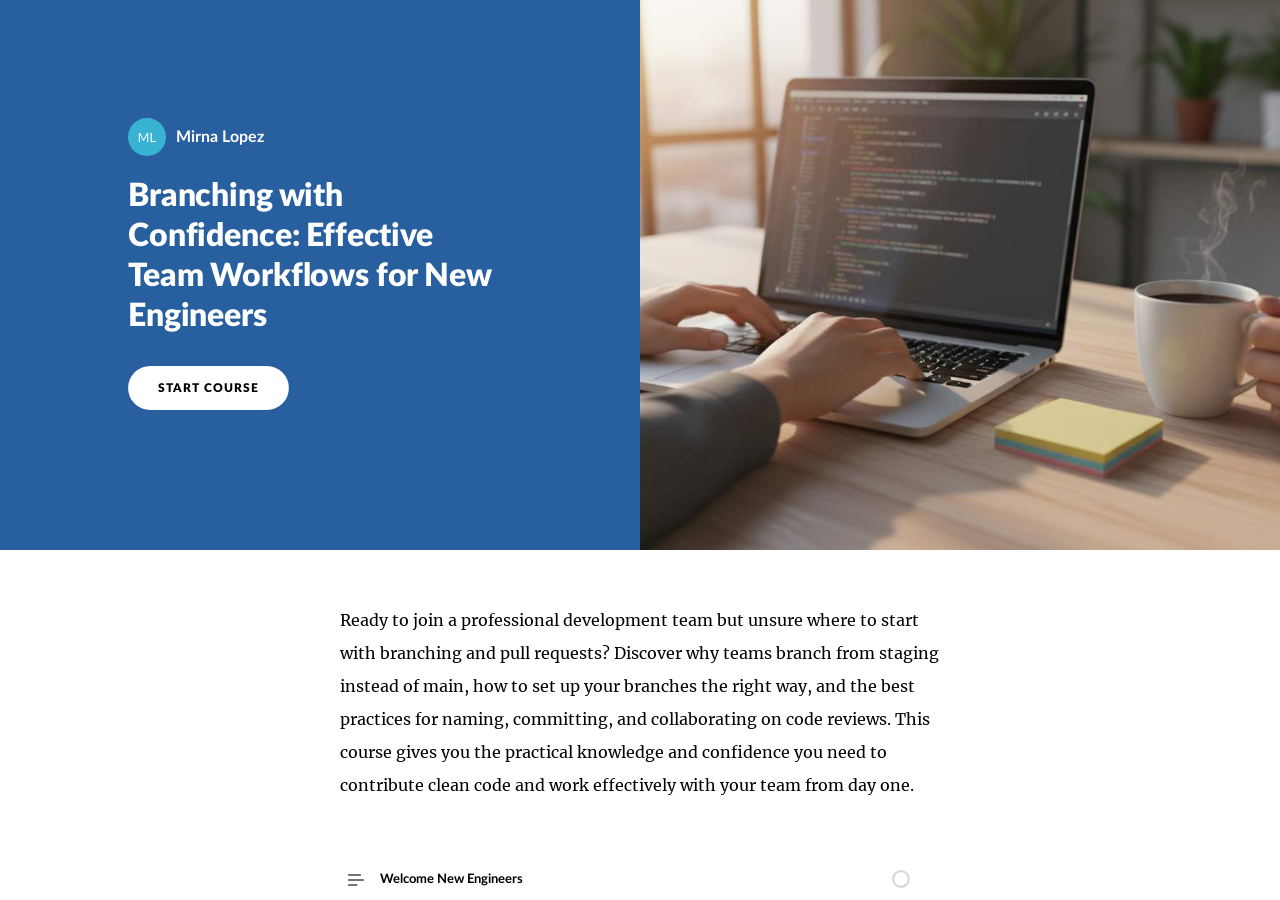
<file: branching-with-confidence/content/index.html>
<!doctype html>
<!-- 
course package version: cszecBBW
rise_frontend sha: 6b36ad66d9227fab0e58f86f58f29828c53e79ed
learn_distribution_frontend sha: 3cc01a2801faab66e9c0d2994afec237bb448c2e
mondrian sha: e1bb2c40da6722bc326d23418cc5a854e21f9ddb
sandbox sha: 42753f3391b109fa3788c525c22880445ab48325
 -->
<html lang="en">
  <head>
    <meta charset="utf-8">
    <meta name="viewport" content="width=device-width,initial-scale=1">
    <title>Branching with Confidence: Effective Team Workflows for New Engineers</title>
    
    <script type="application/json" id="__CONFIG__">
      {"remoteManifest":{"learn_distribution_frontend":{".js":["learn_dist/entry.js"]},"mondrian":{".js":["mondrian/entry.js"]}},"assetTargetPrefixes":{"media":"assets","font":"lib/fonts"}}
    </script>
    
    <script src="lib/dist/6915d1e9.js"></script>
  </head>
  <body>
    <div id="app"></div>
    
      <script src="lib/rise/3acdc726.js"></script>
    
  </body>
</html>
</file>
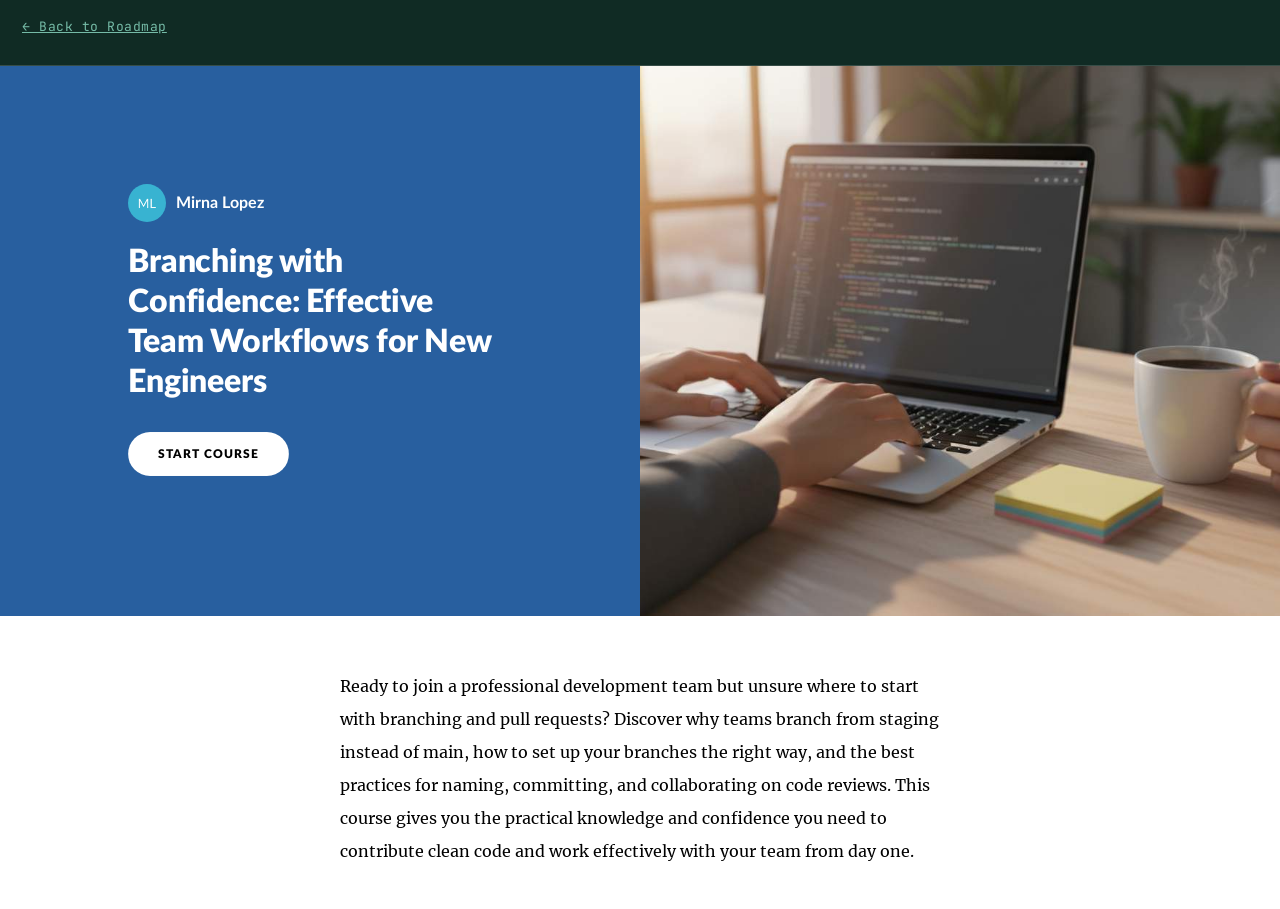
<file: branching-with-confidence.html>
<!DOCTYPE html>
<html lang="en">
<head>
<meta charset="UTF-8">
<meta name="viewport" content="width=device-width, initial-scale=1.0">
<title>Branching with Confidence — Mirna Lopez</title>
<link rel="preconnect" href="https://fonts.googleapis.com">
<link href="https://fonts.googleapis.com/css2?family=Baloo+2:wght@500;600;700;800&family=Work+Sans:wght@400;500;600&family=JetBrains+Mono:wght@400;500;600&display=swap" rel="stylesheet">
<link rel="stylesheet" href="css/style.css">
<style>
  .course-nav {
    position: sticky;
    top: 0;
    z-index: 10;
    background: var(--bg);
    padding: 14px 22px;
    border-bottom: 1px solid var(--line);
  }
  .course-frame {
    display: block;
    width: 100%;
    height: calc(100vh - 57px);
    border: none;
  }
</style>
</head>
<body>

<div class="course-nav">
  <a href="index.html#open-4" class="back-btn">&#8592; Back to Roadmap</a>
</div>

<iframe
  class="course-frame"
  src="branching-with-confidence/content/index.html"
  title="Branching with Confidence — interactive course"
  allow="fullscreen"
></iframe>

</body>
</html>
</file>
<file: css/style.css>
:root{
  --bg:#102B24;
  --bg-soft:#193D33;
  --line: rgba(255,255,255,0.16);
  --card:#FBF7EC;
  --ink:#1C2620;
  --ink-soft:#5B6A60;
  --gold:#E8B339;
  --coral:#E8674B;
  --mint:#8FE0C8;
  --display:'Baloo 2', sans-serif;
  --body:'Work Sans', sans-serif;
  --mono:'JetBrains Mono', monospace;
}
*{box-sizing:border-box;}
body{
  margin:0; background:var(--bg); color:#EAF2EC;
  font-family:var(--body); line-height:1.55;
  min-height:100vh;
}
h1,h2,h3{font-family:var(--display); margin:0;}
button{font-family:inherit; cursor:pointer;}

/* ===== START SCREEN ===== */
.start{
  min-height:100vh; display:flex; flex-direction:column; align-items:center; justify-content:center;
  text-align:center; padding:32px 22px;
}
.kicker{
  font-family:var(--mono); font-size:12px; letter-spacing:0.1em; text-transform:uppercase;
  color:var(--mint); margin-bottom:18px;
}
.start h1{
  font-size:clamp(34px,7vw,58px); font-weight:700; line-height:1.08; max-width:740px;
}
.start h1 span{color:var(--gold);}
.start p{max-width:520px; color:#CFE0D8; font-size:16px; margin:18px 0 30px;}
.start-blurb{font-size:16px; color:#9FC2B3; max-width:480px; margin-top:-6px;}
.start-btn{
  background:var(--coral); color:#fff; border:none; border-radius:999px;
  padding:20px 64px; font-family:var(--display); font-weight:700; font-size:22px;
  box-shadow:0 8px 0 #B3492F; transition:transform .12s ease, box-shadow .12s ease;
}
.start-btn:hover{transform:translateY(2px); box-shadow:0 6px 0 #B3492F;}
.start-btn:active{transform:translateY(6px); box-shadow:0 2px 0 #B3492F;}
.skip-btn{
  background:none; border:none; color:#9FC2B3; font-family:var(--mono); font-size:12.5px;
  letter-spacing:0.04em; text-decoration:underline; margin-top:16px; padding:6px;
}
.skip-btn:hover{color:var(--mint);}
.hint{margin-top:10px; font-family:var(--mono); font-size:12px; color:#7FA396;}
.scroll-cue{
  display:inline-flex; align-items:center; gap:8px; margin-top:24px;
  color:var(--mint); font-family:var(--mono); font-size:15px; letter-spacing:0.04em;
  text-decoration:none; opacity:0.85;
}
.scroll-cue:hover{opacity:1; color:var(--gold);}
.scroll-arrow{display:inline-block; font-size:20px; animation:bounce-arrow 1.6s ease-in-out infinite;}
@keyframes bounce-arrow{
  0%,100%{transform:translateY(0);}
  50%{transform:translateY(5px);}
}
.totop{
  position:fixed; bottom:18px; right:18px; z-index:8;
  background:var(--bg-soft); border:1px solid var(--line); color:#EAF2EC;
  border-radius:999px; padding:9px 14px; font-family:var(--mono); font-size:11px;
  display:none; box-shadow:0 4px 14px rgba(0,0,0,0.3);
}
.totop.show{display:block;}

/* ===== COURSE SHELL ===== */
.course{display:none; max-width:1100px; margin:0 auto; padding:26px 18px 90px;}
.course.active{display:block;}

.topbar{position:sticky; top:0; background:var(--bg); padding:14px 0 16px; z-index:5;}
.topbar-row{display:flex; justify-content:space-between; align-items:center; font-family:var(--mono); font-size:13px; color:#A9C4B8; margin-bottom:10px;}
.progress-track{height:10px; border-radius:999px; background:var(--bg-soft); overflow:hidden;}
.progress-fill{height:100%; width:0%; background:linear-gradient(90deg,var(--mint),var(--gold)); transition:width .5s ease;}

.course-title{padding:22px 0 6px;}
.back-btn{
  display:inline-flex; align-items:center; gap:6px; background:none; border:none;
  color:var(--mint); font-family:var(--mono); font-size:13px; letter-spacing:0.04em;
  padding:0; margin-bottom:14px; opacity:0.8; cursor:pointer;
}
.back-btn:hover{opacity:1; color:var(--gold);}
.course-title h2{font-size:clamp(22px,4vw,30px);}
.course-title p{color:#B7CCC2; font-size:16px; max-width:540px;}
.skip-note{margin-top:10px !important;}
.inline-link{
  background:none; border:none; color:var(--mint); font-family:var(--mono); font-size:14px;
  text-decoration:underline; padding:0; display:inline;
}
.inline-link:hover{color:var(--gold);}

/* ===== PATH ===== */
.path{position:relative; margin-top:18px; padding-left:34px;}
.path::before{
  content:""; position:absolute; left:17px; top:8px; bottom:8px; width:2px;
  background:var(--line);
}
.node-wrap{position:relative; margin-bottom:14px;}
.node{
  display:flex; align-items:center; gap:14px; width:100%; text-align:left;
  background:var(--bg-soft); border:1px solid var(--line); border-radius:14px;
  padding:14px 16px; color:#EAF2EC; transition:border-color .2s, opacity .2s;
}
.node:disabled{opacity:0.45; cursor:not-allowed;}
.bullet{
  position:absolute; left:-34px; top:50%; transform:translateY(-50%);
  width:34px; height:34px; border-radius:50%; background:var(--bg-soft);
  border:2px solid var(--line); display:flex; align-items:center; justify-content:center;
  font-family:var(--mono); font-size:13px; font-weight:600; color:#A9C4B8; flex-shrink:0;
}
.node-wrap.done .bullet{background:var(--gold); border-color:var(--gold); color:#1C2620;}
.node-wrap.unlocked .bullet{border-color:var(--coral); color:var(--coral);}
.node-label{font-family:var(--display); font-size:18px; font-weight:600;}
.node-sub{font-family:var(--mono); font-size:12px; color:#8FA89C; text-transform:uppercase; letter-spacing:0.05em;}
.node-wrap.done .node{border-color:var(--gold);}
.check{margin-left:auto; font-size:18px; color:var(--gold); display:none;}
.node-wrap.done .check{display:block;}

/* ===== LESSON PANEL ===== */
.lesson{
  max-height:0; overflow:hidden; transition:max-height .4s ease;
  margin-left:0;
}
.lesson.open{max-height:2200px;}
.lesson-inner{
  background:var(--card); color:var(--ink); border-radius:14px; padding:24px 22px;
  margin:10px 0 6px;
}
.obj-tag{
  display:inline-block; font-family:var(--mono); font-size:12px; text-transform:uppercase;
  letter-spacing:0.06em; color:#fff; background:var(--coral); padding:5px 10px; border-radius:999px; margin-bottom:14px;
}
.lesson-inner h3{font-size:24px; margin-bottom:12px; color:var(--ink);}
.lesson-inner h4{
  font-family:var(--mono); font-size:13px; text-transform:uppercase; letter-spacing:0.06em;
  color:#A14A2F; margin:18px 0 8px;
}
.lesson-inner p{font-size:17px; color:var(--ink-soft); margin:0 0 10px;}
.lesson-inner ul{margin:0 0 10px; padding-left:18px; font-size:16px; color:var(--ink-soft);}
.lesson-inner li{margin-bottom:6px;}
.proof-img{width:100%; border-radius:10px; border:1px solid #E0D9C4; margin:6px 0 4px; display:block;}
.proof-video{width:100%; max-width:100%; border-radius:10px; border:1px solid #E0D9C4; margin:6px 0 4px; display:block; background:#1C2620;}
.caption{font-family:var(--mono); font-size:13px; color:#8A7E5F; margin:0 0 14px;}
.toolkit{display:flex; flex-wrap:wrap; gap:8px; margin:6px 0 4px;}
.toolkit span{
  font-family:var(--mono); font-size:13px; background:#EDE6D3; border-radius:6px;
  padding:5px 9px; color:#5B4A2B;
}
.reflect{
  background:#FFF1E3; border-left:4px solid var(--coral); border-radius:8px;
  padding:14px 16px; margin-top:16px; font-size:16px; color:#5C3B27;
}
.reflect b{display:block; font-family:var(--mono); font-size:12px; text-transform:uppercase; letter-spacing:0.07em; color:var(--coral); margin-bottom:6px;}
.complete-btn{
  margin-top:18px; background:var(--ink); color:#fff; border:none; border-radius:999px;
  padding:11px 22px; font-family:var(--display); font-weight:600; font-size:15px;
}
.complete-btn:disabled{background:#C9C2AC; color:#7a7560;}
.lesson-link{
  display:inline-block; margin:10px 0 14px; background:var(--coral); color:#fff;
  border-radius:999px; padding:9px 20px; font-family:var(--display); font-weight:600;
  font-size:14px; text-decoration:none; box-shadow:0 4px 0 #B3492F;
  transition:transform .12s ease, box-shadow .12s ease;
}
.lesson-link:hover{transform:translateY(2px); box-shadow:0 2px 0 #B3492F;}

/* ===== CERTIFICATE ===== */
.cert-inner{
  background:var(--card); color:var(--ink); border:3px double #C9A227; border-radius:14px;
  padding:32px 26px; text-align:center;
}
.cert-inner .seal{font-size:48px; margin-bottom:6px; color:var(--gold); display:block;}
.cert-inner h3{font-size:23px; margin-bottom:4px;}
.cert-inner .name{font-family:var(--display); font-size:28px; color:#A14A2F; margin:10px 0;}
.cert-inner p{color:var(--ink-soft); font-size:16px; max-width:440px; margin:6px auto;}
.badges{display:flex; flex-wrap:wrap; gap:8px; justify-content:center; margin:18px 0;}
.badges span{
  font-family:var(--mono); font-size:13px; background:#EDE6D3; color:#5B4A2B;
  border-radius:999px; padding:6px 12px;
}
.contact-grid{
  display:grid; grid-template-columns:auto 1fr; gap:6px 14px; text-align:left;
  max-width:340px; margin:18px auto 0; font-family:var(--mono); font-size:14px;
}
.contact-grid dt{color:#A14A2F; text-transform:uppercase; font-size:12px; letter-spacing:0.05em;}
.contact-grid dd{margin:0;}

footer{text-align:center; padding:30px; font-family:var(--mono); font-size:11px; color:#5F8273;}

/* ===== BYLINE ===== */
.byline{
  display:flex; align-items:center; gap:10px; margin-bottom:20px;
  font-family:var(--mono); font-size:13px; color:#A9C4B8;
}
.byline-photo{
  width:32px; height:32px; border-radius:50%; object-fit:cover; border:2px solid var(--mint);
}

/* ===== ABOUT SECTION ===== */
.about-section{max-width:1100px; margin:0 auto; padding:60px 18px 70px;}
.about-inner h2{
  font-family:var(--display); font-size:clamp(24px,4vw,34px); font-weight:700;
  margin:0 0 12px; color:#EAF2EC;
}
.about-intro{display:flex; gap:28px; align-items:flex-start; margin-bottom:48px;}
.about-photo{
  width:110px; height:110px; border-radius:50%; object-fit:cover;
  border:3px solid var(--mint); flex-shrink:0;
}
.about-bio p{color:#CFE0D8; font-size:17px; line-height:1.6; margin:0 0 12px;}
.about-links{display:flex; flex-wrap:wrap; gap:16px; margin-top:4px;}
.about-heading{
  font-family:var(--mono); font-size:12px; text-transform:uppercase; letter-spacing:0.1em;
  color:var(--mint); margin:0 0 16px; padding-bottom:8px; border-bottom:1px solid var(--line);
}
.skill-rows{margin-bottom:42px;}
.skill-row{margin-bottom:16px;}
.skill-group-label{
  font-family:var(--mono); font-size:12px; color:#8FA89C; text-transform:uppercase;
  letter-spacing:0.05em; margin-bottom:8px;
}
.skill-tags{display:flex; flex-wrap:wrap; gap:8px;}
.skill-tag{
  font-family:var(--mono); font-size:12px; background:var(--bg-soft);
  border:1px solid var(--line); color:#CFE0D8; border-radius:6px; padding:4px 10px;
}
.exp-list{margin-bottom:42px; display:flex; flex-direction:column; gap:14px;}
.exp-card{
  background:var(--bg-soft); border:1px solid var(--line); border-radius:12px; padding:18px 20px;
}
.exp-head{
  display:flex; justify-content:space-between; align-items:baseline;
  flex-wrap:wrap; gap:8px; margin-bottom:4px;
}
.exp-role{font-family:var(--display); font-size:17px; font-weight:700; color:#EAF2EC;}
.exp-meta{font-family:var(--mono); font-size:12px; color:#8FA89C;}
.exp-org{font-family:var(--mono); font-size:13px; color:var(--mint); margin-bottom:10px;}
.exp-bullets{margin:0; padding-left:18px; color:#B7CCC2; font-size:15px; line-height:1.6;}
.exp-bullets li{margin-bottom:6px;}
.proj-list{margin-bottom:42px;}
.proj-item{margin-bottom:20px;}
.proj-name{
  font-family:var(--display); font-size:17px; font-weight:600;
  color:var(--gold); text-decoration:none;
}
.proj-name:hover{text-decoration:underline;}
.proj-item p{color:#B7CCC2; font-size:15px; margin:6px 0 0; line-height:1.6;}
.edu-list{
  padding-left:18px; color:#B7CCC2; font-size:15px; line-height:1.9; margin:0;
}

/* ===== STEP REVEAL ===== */
.step{display:none;}
.step.active{display:block;}

/* flat mode: skip / completed — show everything, hide nav */
.lesson-inner.flat .step{display:block;}
.lesson-inner.flat .step-nav{display:none;}

/* back hidden on step 1, next hidden on step 3 — both keep their space so dots stay centred */
.lesson-inner[data-step="1"] .step-back{visibility:hidden;}
.lesson-inner[data-step="3"] .step-next{visibility:hidden;}

.step-nav{
  display:flex; align-items:center; justify-content:space-between;
  margin-top:20px; padding-top:14px; border-top:1px solid #E8E0CB;
}
.step-btn{
  background:none; border:1px solid var(--ink); color:var(--ink); border-radius:999px;
  padding:8px 18px; font-family:var(--mono); font-size:13px; letter-spacing:0.03em; cursor:pointer;
}
.step-btn:hover{background:var(--ink); color:#fff;}
.step-dots{display:flex; gap:6px; align-items:center;}
.dot{width:8px; height:8px; border-radius:50%; background:#C9C2AC; transition:background .2s;}
.dot.active{background:var(--coral);}

/* ===== RESPONSIVE: TABLET ===== */
@media (max-width: 860px){
  .course{padding:20px 20px 70px;}
  .about-section{padding:48px 20px 56px;}
  .cert-inner{padding:28px 20px;}
  .exp-card{padding:16px;}
  .contact-grid{max-width:100%;}
}

/* ===== RESPONSIVE: PHONE ===== */
@media (max-width: 560px){
  /* Hero */
  .start{padding:28px 18px; justify-content:flex-start; padding-top:48px;}
  .start h1{font-size:clamp(28px,9vw,42px);}
  .start p{font-size:15px; margin:14px 0 22px;}
  .start-blurb{font-size:14px;}
  .start-btn{padding:16px 44px; font-size:18px;}

  /* Course shell */
  .course{padding:16px 14px 60px;}
  .topbar{padding:10px 0 12px;}
  .topbar-row{font-size:11px;}
  .course-title h2{font-size:22px;}
  .course-title p{font-size:14px;}
  .inline-link{font-size:12px;}

  /* Path & nodes */
  .path{padding-left:28px;}
  .path::before{left:13px;}
  .bullet{left:-28px; width:28px; height:28px; font-size:11px;}
  .node{padding:12px 12px;}
  .node-label{font-size:15px;}
  .node-sub{font-size:10px;}

  /* Lesson panel */
  .lesson-inner{padding:18px 14px;}
  .lesson-inner h3{font-size:20px;}
  .lesson-inner h4{font-size:11px;}
  .lesson-inner p{font-size:15px;}
  .lesson-inner ul{font-size:14px;}
  .obj-tag{font-size:10px; padding:4px 8px;}
  .reflect{font-size:14px; padding:12px 14px;}
  .caption{font-size:11px;}
  .toolkit span{font-size:11px;}
  .complete-btn{font-size:14px; padding:10px 18px; width:100%;}
  .lesson-link{font-size:13px; padding:8px 16px;}

  /* Step nav */
  .step-btn{padding:7px 14px; font-size:11px;}

  /* Certificate */
  .cert-inner{padding:22px 14px;}
  .cert-inner h3{font-size:20px;}
  .cert-inner .name{font-size:22px;}
  .cert-inner p{font-size:14px;}
  .badges span{font-size:11px; padding:5px 10px;}
  .contact-grid{font-size:13px; max-width:100%;}

  /* About section */
  .about-section{padding:36px 14px 48px;}
  .about-intro{flex-direction:column; align-items:center; text-align:center; gap:16px; margin-bottom:32px;}
  .about-photo{width:86px; height:86px;}
  .about-bio p{font-size:15px;}
  .about-inner h2{font-size:24px; text-align:center;}
  .exp-head{flex-direction:column; gap:2px;}
  .exp-meta{font-size:11px;}
  .exp-role{font-size:15px;}
  .exp-org{font-size:12px;}
  .exp-bullets{font-size:14px;}
  .proj-name{font-size:15px;}
  .proj-item p{font-size:14px;}
  .edu-list{font-size:14px;}
}

@media (prefers-reduced-motion: reduce){
  *{transition:none !important;}
  .scroll-arrow{animation:none !important;}
}
</file>
